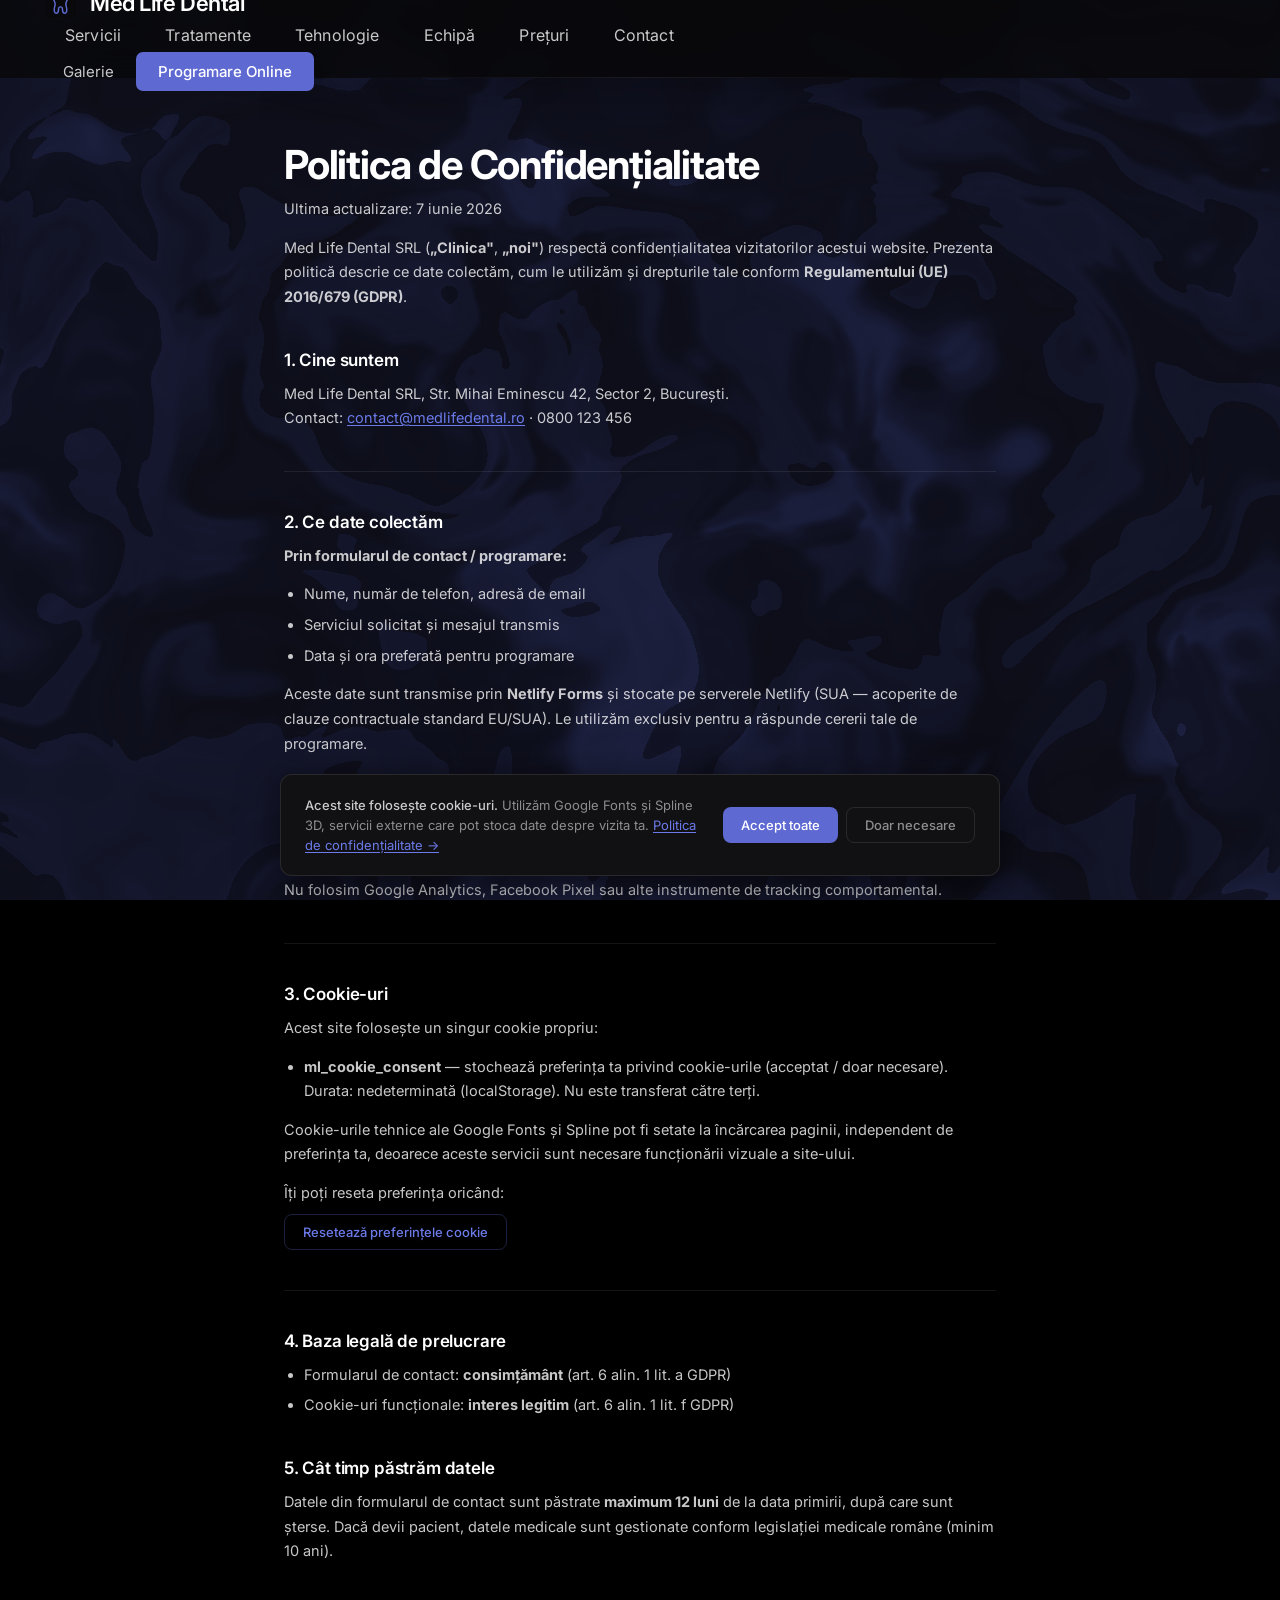
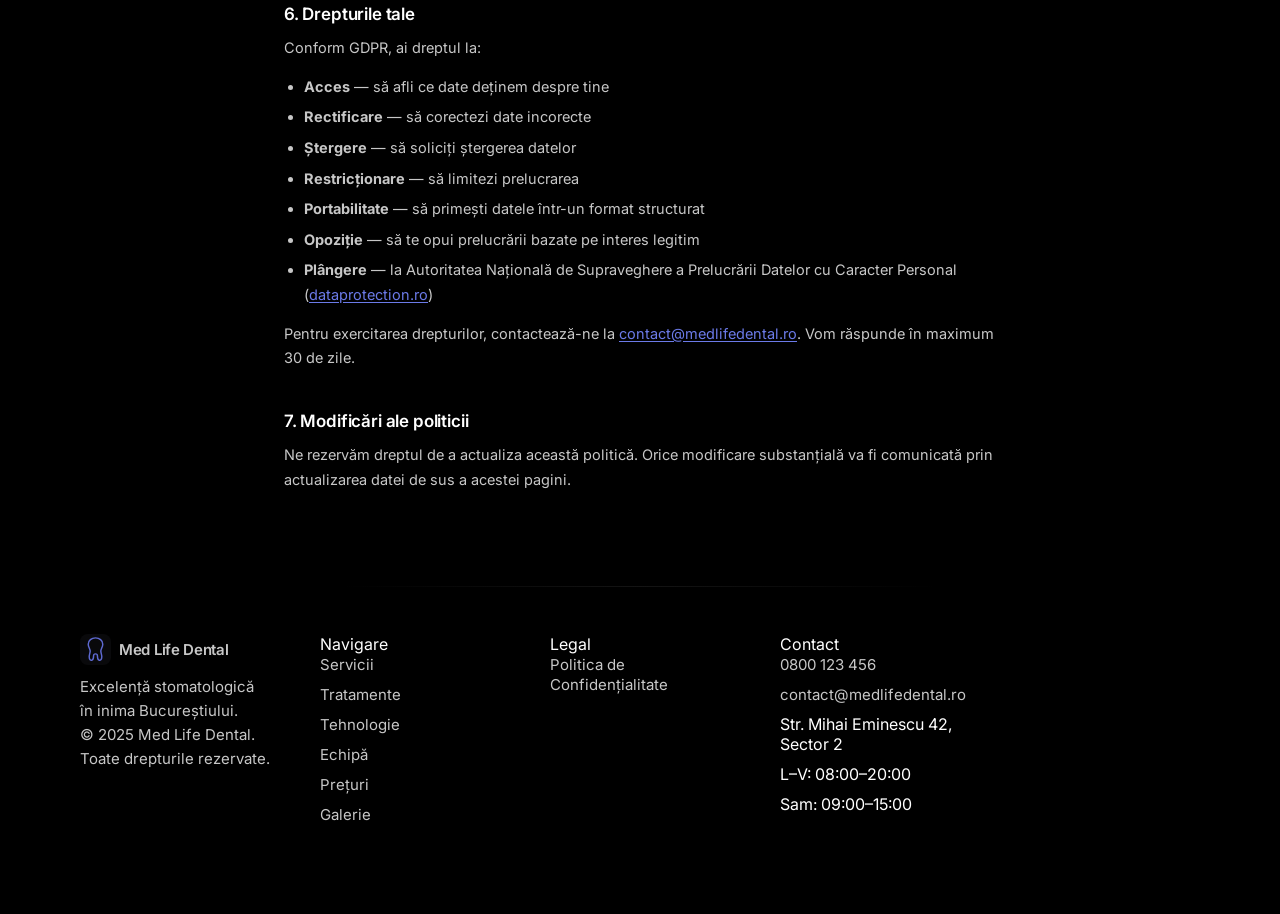
<file: confidentialitate.html>
<!DOCTYPE html>
<html lang="ro">
<head>
<meta charset="UTF-8">
<link rel="icon" type="image/svg+xml" href="favicon.svg">
<meta name="viewport" content="width=device-width, initial-scale=1.0">
<title>Politica de Confidențialitate — Med Life Dental</title>
<meta name="description" content="Politica de confidențialitate și cookie-uri Med Life Dental. Cum colectăm și procesăm datele tale personale.">
<meta name="robots" content="noindex">
<meta property="og:type" content="website">
<meta property="og:url" content="https://medlifedental.ro/confidentialitate.html">
<meta property="og:title" content="Politica de Confidențialitate — Med Life Dental">
<meta property="og:description" content="Politica de confidențialitate și cookie-uri Med Life Dental.">
<meta property="og:image" content="https://medlifedental.ro/og-image.svg">
<link rel="preconnect" href="https://fonts.googleapis.com">
<link href="https://fonts.googleapis.com/css2?family=Inter:wght@300;400;500;600;700&display=swap" rel="stylesheet">
<link rel="stylesheet" href="styles.css">
<script src="script.js" defer></script>
<style>
.policy-wrap {
  max-width: 760px;
  margin: 0 auto;
  padding: 140px 24px 80px;
}
.policy-wrap h1 {
  font-size: clamp(26px, 4vw, 40px);
  font-weight: 700;
  letter-spacing: -0.03em;
  color: var(--text);
  margin: 0 0 8px;
}
.policy-meta {
  font-size: 13px;
  color: var(--text3);
  margin: 0 0 48px;
}
.policy-wrap h2 {
  font-size: 17px;
  font-weight: 600;
  color: var(--text);
  margin: 40px 0 12px;
  letter-spacing: -0.01em;
}
.policy-wrap p, .policy-wrap li {
  font-size: 14.5px;
  color: var(--text2);
  line-height: 1.7;
  margin: 0 0 14px;
}
.policy-wrap ul {
  padding-left: 20px;
  margin: 0 0 14px;
}
.policy-wrap li { margin-bottom: 6px; }
.policy-wrap a { color: var(--accent2); text-decoration: underline; text-underline-offset: 2px; }
.policy-divider {
  border: none;
  border-top: 1px solid var(--border);
  margin: 40px 0;
}
.cookie-reset-btn {
  background: transparent;
  color: var(--accent2);
  border: 1px solid rgba(94,106,210,0.3);
  border-radius: 8px;
  padding: 9px 18px;
  font-size: 13px;
  font-weight: 500;
  font-family: 'Inter', sans-serif;
  cursor: pointer;
  transition: border-color .15s, background .15s;
  margin-top: 8px;
}
.cookie-reset-btn:hover {
  border-color: rgba(94,106,210,0.6);
  background: rgba(94,106,210,0.08);
}
</style>
</head>
<body>
<canvas id="mesh-bg"></canvas>

<nav class="nav">
  <div class="nav-inner">
    <a href="index.html" class="nav-logo">
      <svg width="28" height="28" viewBox="0 0 32 32" fill="none">
        <rect width="32" height="32" rx="8" fill="#09090b"/>
        <path d="M16 4C12 4 8.5 6.5 8.5 10.5C8.5 13.5 10.5 15.5 10.5 17.5C10.5 19.5 9.5 21.5 9.5 23.5C9.5 26.5 11 27.5 12.5 27C14 26.5 14 24 14 22.5C14 21.5 14.9 20.5 16 20.5C17.1 20.5 18 21.5 18 22.5C18 24 18 26.5 19.5 27C21 27.5 22.5 26.5 22.5 23.5C22.5 21.5 21.5 19.5 21.5 17.5C21.5 15.5 23.5 13.5 23.5 10.5C23.5 6.5 20 4 16 4Z" stroke="#5E6AD2" stroke-width="1.5" stroke-linejoin="round"/>
      </svg>
      <span>Med Life Dental</span>
    </a>
    <div class="nav-links">
      <a href="servicii.html">Servicii</a>
      <a href="tratamente.html">Tratamente</a>
      <a href="tehnologie.html">Tehnologie</a>
      <a href="echipa.html">Echipă</a>
      <a href="preturi.html">Prețuri</a>
      <a href="contact.html">Contact</a>
    </div>
    <div class="nav-ctas">
      <a href="galerie.html" class="btn-ghost">Galerie</a>
      <a href="contact.html" class="btn-primary">Programare Online</a>
    </div>
  </div>
</nav>

<div class="policy-wrap page-hero">
  <h1>Politica de Confidențialitate</h1>
  <p class="policy-meta">Ultima actualizare: 7 iunie 2026</p>

  <p>
    Med Life Dental SRL (<strong>„Clinica"</strong>, <strong>„noi"</strong>) respectă
    confidențialitatea vizitatorilor acestui website. Prezenta politică descrie ce date colectăm,
    cum le utilizăm și drepturile tale conform
    <strong>Regulamentului (UE) 2016/679 (GDPR)</strong>.
  </p>

  <h2>1. Cine suntem</h2>
  <p>
    Med Life Dental SRL, Str. Mihai Eminescu 42, Sector 2, București.<br>
    Contact: <a href="mailto:contact@medlifedental.ro">contact@medlifedental.ro</a> · 0800 123 456
  </p>

  <hr class="policy-divider">

  <h2>2. Ce date colectăm</h2>
  <p><strong>Prin formularul de contact / programare:</strong></p>
  <ul>
    <li>Nume, număr de telefon, adresă de email</li>
    <li>Serviciul solicitat și mesajul transmis</li>
    <li>Data și ora preferată pentru programare</li>
  </ul>
  <p>
    Aceste date sunt transmise prin <strong>Netlify Forms</strong> și stocate pe serverele Netlify
    (SUA — acoperite de clauze contractuale standard EU/SUA). Le utilizăm exclusiv pentru a
    răspunde cererii tale de programare.
  </p>
  <p><strong>Servicii terțe care pot colecta date tehnice (adresa IP, browser):</strong></p>
  <ul>
    <li><strong>Google Fonts</strong> — fonturi web încărcate de pe serverele Google. <a href="https://policies.google.com/privacy" target="_blank" rel="noopener">Politica Google →</a></li>
    <li><strong>Spline 3D</strong> — widget interactiv 3D în chat. <a href="https://spline.design/privacy" target="_blank" rel="noopener">Politica Spline →</a></li>
  </ul>
  <p>Nu folosim Google Analytics, Facebook Pixel sau alte instrumente de tracking comportamental.</p>

  <hr class="policy-divider">

  <h2>3. Cookie-uri</h2>
  <p>Acest site folosește un singur cookie propriu:</p>
  <ul>
    <li><strong>ml_cookie_consent</strong> — stochează preferința ta privind cookie-urile (acceptat / doar necesare). Durata: nedeterminată (localStorage). Nu este transferat către terți.</li>
  </ul>
  <p>
    Cookie-urile tehnice ale Google Fonts și Spline pot fi setate la încărcarea paginii,
    independent de preferința ta, deoarece aceste servicii sunt necesare funcționării vizuale
    a site-ului.
  </p>
  <p>
    Îți poți reseta preferința oricând:
    <br><button class="cookie-reset-btn" onclick="localStorage.removeItem('ml_cookie_consent'); location.reload();">Resetează preferințele cookie</button>
  </p>

  <hr class="policy-divider">

  <h2>4. Baza legală de prelucrare</h2>
  <ul>
    <li>Formularul de contact: <strong>consimțământ</strong> (art. 6 alin. 1 lit. a GDPR)</li>
    <li>Cookie-uri funcționale: <strong>interes legitim</strong> (art. 6 alin. 1 lit. f GDPR)</li>
  </ul>

  <h2>5. Cât timp păstrăm datele</h2>
  <p>
    Datele din formularul de contact sunt păstrate <strong>maximum 12 luni</strong> de la
    data primirii, după care sunt șterse. Dacă devii pacient, datele medicale sunt gestionate
    conform legislației medicale române (minim 10 ani).
  </p>

  <h2>6. Drepturile tale</h2>
  <p>Conform GDPR, ai dreptul la:</p>
  <ul>
    <li><strong>Acces</strong> — să afli ce date deținem despre tine</li>
    <li><strong>Rectificare</strong> — să corectezi date incorecte</li>
    <li><strong>Ștergere</strong> — să soliciți ștergerea datelor</li>
    <li><strong>Restricționare</strong> — să limitezi prelucrarea</li>
    <li><strong>Portabilitate</strong> — să primești datele într-un format structurat</li>
    <li><strong>Opoziție</strong> — să te opui prelucrării bazate pe interes legitim</li>
    <li><strong>Plângere</strong> — la Autoritatea Națională de Supraveghere a Prelucrării Datelor cu Caracter Personal (<a href="https://www.dataprotection.ro" target="_blank" rel="noopener">dataprotection.ro</a>)</li>
  </ul>
  <p>
    Pentru exercitarea drepturilor, contactează-ne la
    <a href="mailto:contact@medlifedental.ro">contact@medlifedental.ro</a>.
    Vom răspunde în maximum 30 de zile.
  </p>

  <h2>7. Modificări ale politicii</h2>
  <p>
    Ne rezervăm dreptul de a actualiza această politică. Orice modificare substanțială
    va fi comunicată prin actualizarea datei de sus a acestei pagini.
  </p>
</div>

<footer class="footer">
  <div class="container">
    <div class="footer-grid">
      <div class="footer-col footer-brand">
        <a href="index.html" class="nav-logo">
          <svg width="24" height="24" viewBox="0 0 32 32" fill="none">
            <rect width="32" height="32" rx="8" fill="#09090b"/>
            <path d="M16 4C12 4 8.5 6.5 8.5 10.5C8.5 13.5 10.5 15.5 10.5 17.5C10.5 19.5 9.5 21.5 9.5 23.5C9.5 26.5 11 27.5 12.5 27C14 26.5 14 24 14 22.5C14 21.5 14.9 20.5 16 20.5C17.1 20.5 18 21.5 18 22.5C18 24 18 26.5 19.5 27C21 27.5 22.5 26.5 22.5 23.5C22.5 21.5 21.5 19.5 21.5 17.5C21.5 15.5 23.5 13.5 23.5 10.5C23.5 6.5 20 4 16 4Z" stroke="#5E6AD2" stroke-width="1.5" stroke-linejoin="round"/>
          </svg>
          <span>Med Life Dental</span>
        </a>
        <p class="footer-tagline">Excelență stomatologică<br>în inima Bucureștiului.</p>
        <p class="footer-copy">&copy; 2025 Med Life Dental.<br>Toate drepturile rezervate.</p>
      </div>
      <div class="footer-col">
        <div class="footer-col-title">Navigare</div>
        <ul class="footer-links">
          <li><a href="servicii.html">Servicii</a></li>
          <li><a href="tratamente.html">Tratamente</a></li>
          <li><a href="tehnologie.html">Tehnologie</a></li>
          <li><a href="echipa.html">Echipă</a></li>
          <li><a href="preturi.html">Prețuri</a></li>
          <li><a href="galerie.html">Galerie</a></li>
        </ul>
      </div>
      <div class="footer-col">
        <div class="footer-col-title">Legal</div>
        <ul class="footer-links">
          <li><a href="confidentialitate.html">Politica de Confidențialitate</a></li>
        </ul>
      </div>
      <div class="footer-col">
        <div class="footer-col-title">Contact</div>
        <ul class="footer-links">
          <li><a href="tel:0800123456">0800 123 456</a></li>
          <li><a href="mailto:contact@medlifedental.ro">contact@medlifedental.ro</a></li>
          <li>Str. Mihai Eminescu 42, Sector 2</li>
          <li>L–V: 08:00–20:00</li>
          <li>Sam: 09:00–15:00</li>
        </ul>
      </div>
    </div>
  </div>
</footer>

</body>
</html>
</file>
<file: styles.css>
*,*::before,*::after{box-sizing:border-box;margin:0;padding:0}
:root{
  --bg:#09090b;
  --bg2:#111113;
  --bg3:#18181b;
  --border:rgba(255,255,255,0.08);
  --border2:rgba(255,255,255,0.12);
  --accent:#5E6AD2;
  --accent2:#6B7AE8;
  --text:#ffffff;
  --text2:rgba(255,255,255,0.78);
  --text3:rgba(255,255,255,0.52);
  --green:#3FCF8E;
  --orange:#F97316;
  --purple:#8B5CF6;
  --pink:#EC4899;
}
html{scroll-behavior:smooth}
#mesh-bg{
  position:fixed;top:0;left:0;
  width:100vw;height:100vh;
  z-index:-1;pointer-events:none;
  display:block;
}
body{
  font-family:'Inter',sans-serif;
  background:#000;
  color:var(--text);
  -webkit-font-smoothing:antialiased;
  overflow-x:hidden;
}
.hero,.page-hero{
  opacity:0;
  transform:translateY(28px);
}

/* SCROLLBAR */
::-webkit-scrollbar{width:6px}
::-webkit-scrollbar-track{background:var(--bg)}
::-webkit-scrollbar-thumb{background:var(--bg3);border-radius:3px}

/* NAV */
nav{
  position:fixed;top:0;left:0;right:0;z-index:100;
  display:flex;align-items:center;justify-content:space-between;
  padding:0 45px;height:78px;
  background:rgba(9,9,11,0.85);
  backdrop-filter:blur(16px);
}
nav::after{
  content:'';position:absolute;bottom:0;left:50%;transform:translateX(-50%);
  width:min(600px,80%);height:1px;
  background:linear-gradient(to right,transparent,var(--border),transparent);
  pointer-events:none;
}
.nav-logo{
  display:flex;align-items:center;gap:14px;
  font-size:22px;font-weight:600;letter-spacing:-0.02em;
  color:var(--text);text-decoration:none;
  cursor:pointer;transition:opacity .2s;
}
.nav-logo:hover{opacity:.7;}
.nav-logo svg{width:31px;height:31px;transition:transform .2s;}
.nav-logo:hover svg{transform:scale(1.12);}
.nav-links{
  display:flex;align-items:center;gap:4px;
  list-style:none;
}
.nav-links a{
  font-size:16px;font-weight:400;color:var(--text2);
  text-decoration:none;padding:7px 20px;border-radius:7px;
  letter-spacing:0.01em;
  transition:color .15s,background .15s;
}
.nav-links a:hover{color:var(--text);background:rgba(255,255,255,0.06)}
.nav-actions{display:flex;align-items:center;gap:11px}
.btn-ghost{
  font-size:15px;font-weight:400;color:var(--text2);
  background:none;border:none;padding:7px 18px;
  cursor:pointer;border-radius:7px;transition:color .15s;
  text-decoration:none;display:inline-flex;align-items:center;
}
.btn-ghost:hover{color:var(--text)}
.btn-primary{
  font-size:15px;font-weight:500;color:#fff;
  background:var(--accent);border:none;
  padding:10px 22px;border-radius:7px;cursor:pointer;
  transition:background .15s,opacity .15s;
  text-decoration:none;display:inline-flex;align-items:center;
}
.btn-primary:hover{background:var(--accent2)}

/* HERO */
.hero{
  min-height:100vh;
  display:flex;flex-direction:column;align-items:center;justify-content:center;
  text-align:center;padding:142px 24px 80px;
  position:relative;overflow:hidden;
  background:transparent;
}

.hero::after,.page-hero::after{
  content:'';position:absolute;top:0;left:0;right:0;height:120px;
  background:linear-gradient(to bottom,rgba(0,0,0,0.5),transparent);
  pointer-events:none;
}
.hero-badge{
  display:inline-flex;align-items:center;gap:8px;
  font-size:14px;font-weight:500;color:var(--text2);
  background:var(--bg2);border:1px solid var(--border2);
  padding:6px 14px 6px 10px;border-radius:999px;margin-bottom:28px;
}
.hero-badge-dot{
  width:6px;height:6px;border-radius:50%;
  background:var(--accent);
}
.hero h1{
  font-size:clamp(52px,7vw,90px);font-weight:700;
  letter-spacing:-0.04em;line-height:1.06;
  max-width:720px;margin-bottom:24px;
}
.hero h1 span{
  background:linear-gradient(135deg,#fff 30%,rgba(255,255,255,0.55));
  -webkit-background-clip:text;
  background-clip:text;
  -webkit-text-fill-color:transparent;
}
.hero-sub{
  font-size:20px;font-weight:400;color:var(--text2);
  max-width:600px;line-height:1.65;margin-bottom:38px;
}
.hero-ctas{display:flex;gap:12px;justify-content:center;flex-wrap:wrap}
.btn-hero-primary{
  font-size:17px;font-weight:500;color:#fff;
  background:var(--accent);border:none;
  padding:12px 24px;border-radius:7px;cursor:pointer;
  transition:background .15s;
  text-decoration:none;display:inline-flex;align-items:center;
}
.btn-hero-primary:hover{background:var(--accent2)}
.btn-hero-ghost{
  font-size:17px;font-weight:500;color:var(--text2);
  background:none;border:1px solid var(--border2);
  padding:12px 24px;border-radius:7px;cursor:pointer;
  transition:border-color .15s,color .15s;
  text-decoration:none;display:inline-flex;align-items:center;
}
.btn-hero-ghost:hover{border-color:rgba(255,255,255,0.25);color:var(--text)}

/* SHARED SECTION */
section{padding:96px 24px}
.container{max-width:1120px;margin:0 auto}
.section-label{
  font-size:13px;font-weight:600;letter-spacing:0.1em;
  text-transform:uppercase;color:var(--accent);margin-bottom:14px;
}
.section-title{
  font-size:clamp(36px,5vw,56px);font-weight:700;
  letter-spacing:-0.03em;line-height:1.12;
  max-width:540px;margin-bottom:16px;
}
.section-sub{
  font-size:18px;color:var(--text2);line-height:1.65;
  max-width:480px;
}

/* FEATURE SPLIT */
.feature-split{
  display:grid;grid-template-columns:1fr 1fr;gap:80px;
  align-items:start;
}
.feature-split.reverse{direction:rtl}
.feature-split.reverse>*{direction:ltr}
.feature-list{display:flex;flex-direction:column;gap:32px;padding-top:8px}
.feature-item{}
.feature-badge{
  display:inline-flex;align-items:center;gap:6px;
  font-size:12px;font-weight:600;letter-spacing:0.04em;
  color:var(--accent);background:rgba(94,106,210,0.12);
  border:1px solid rgba(94,106,210,0.25);
  padding:3px 9px;border-radius:4px;margin-bottom:8px;
}
.feature-badge.green{color:var(--green);background:rgba(63,207,142,0.1);border-color:rgba(63,207,142,0.2)}
.feature-badge.orange{color:var(--orange);background:rgba(249,115,22,0.1);border-color:rgba(249,115,22,0.2)}
.feature-item h3{
  font-size:19px;font-weight:600;margin-bottom:8px;
  letter-spacing:-0.01em;
}
.feature-item p{font-size:16px;color:var(--text2);line-height:1.65}

/* MOCK UI */
.mock-wrap{
  background:var(--bg2);border:1px solid var(--border);
  border-radius:12px;overflow:hidden;
  box-shadow:0 0 0 1px var(--border),0 32px 64px rgba(0,0,0,0.4);
}
.mock-topbar{
  display:flex;align-items:center;gap:6px;
  padding:10px 14px;border-bottom:1px solid var(--border);
  background:var(--bg3);
}
.mock-dot{width:8px;height:8px;border-radius:50%}
.mock-dot.r{background:#FF5F57}.mock-dot.y{background:#FEBC2E}.mock-dot.g{background:#28C840}
.mock-title{font-size:12px;color:var(--text3);margin-left:6px}
.mock-body{padding:16px}

/* Mock: roadmap */
.roadmap{display:flex;flex-direction:column;gap:8px}
.roadmap-row{
  display:flex;align-items:center;gap:10px;
  padding:9px 11px;border-radius:6px;
  background:rgba(255,255,255,0.03);
  border:1px solid var(--border);
  font-size:13px;
}
.roadmap-bar-wrap{flex:1;height:4px;background:rgba(255,255,255,0.08);border-radius:2px;overflow:hidden}
.roadmap-bar{height:100%;border-radius:2px;background:var(--accent)}
.roadmap-label{font-size:12px;color:var(--text3);white-space:nowrap}

/* Mock: chart */
.chart-bars{
  display:flex;align-items:flex-end;gap:4px;height:100%;padding:0 4px;
}
.chart-bar{
  flex:1;border-radius:2px 2px 0 0;
}

/* Mock: list */
.mock-list{display:flex;flex-direction:column;gap:6px}
.mock-list-row{
  display:flex;align-items:center;gap:10px;
  padding:7px 9px;border-radius:5px;font-size:13px;
  border:1px solid transparent;
  transition:background .15s;
}
.mock-list-row:hover{background:rgba(255,255,255,0.04);border-color:var(--border)}
.mock-avatar{
  width:22px;height:22px;border-radius:50%;
  display:flex;align-items:center;justify-content:center;
  font-size:10px;font-weight:700;flex-shrink:0;color:#fff;
}
.mock-status{
  display:inline-block;width:8px;height:8px;
  border-radius:50%;flex-shrink:0;
}
.mock-priority{font-size:11px;color:var(--text3);margin-left:auto}

/* QUOTE */
.quote-section{padding:64px 24px}
.quote-wrap{
  max-width:760px;margin:0 auto;text-align:center;
}
.quote-logo{
  display:inline-flex;align-items:center;gap:8px;
  font-size:15px;font-weight:600;color:var(--text2);
  margin-bottom:24px;
}
.quote-logo-dot{
  width:30px;height:30px;border-radius:6px;
  background:var(--bg3);border:1px solid var(--border);
  display:flex;align-items:center;justify-content:center;
  font-size:14px;font-weight:700;
}
blockquote{
  font-size:clamp(22px,3vw,32px);font-weight:400;
  color:rgba(255,255,255,0.90);line-height:1.55;
  letter-spacing:-0.015em;margin-bottom:20px;
}
blockquote::before{content:'\201C'}
blockquote::after{content:'\201D'}
.quote-author{font-size:15px;color:var(--text3)}

/* SYNC / TECHNOLOGY */
.sync-wrap{
  background:var(--bg2);border:1px solid var(--border);
  border-radius:16px;padding:64px;
  position:relative;overflow:hidden;
}
.sync-wrap::before{
  content:'';position:absolute;top:-100px;right:-100px;
  width:500px;height:500px;
  background:radial-gradient(circle,rgba(94,106,210,0.12) 0%,transparent 60%);
  pointer-events:none;
}
.sync-header{
  display:flex;align-items:center;gap:12px;
  margin-bottom:40px;
}
.sync-icon{
  width:36px;height:36px;border-radius:8px;
  background:linear-gradient(135deg,var(--accent),var(--purple));
  display:flex;align-items:center;justify-content:center;
}
.sync-badge{
  font-size:13px;font-weight:600;letter-spacing:0.06em;
  text-transform:uppercase;color:var(--accent);
  background:rgba(94,106,210,0.12);border:1px solid rgba(94,106,210,0.25);
  padding:3px 10px;border-radius:4px;
}
.sync-title{
  font-size:clamp(34px,4.5vw,50px);font-weight:700;
  letter-spacing:-0.03em;line-height:1.12;
  max-width:540px;margin-bottom:16px;
}
.sync-sub{font-size:18px;color:var(--text2);line-height:1.65;max-width:500px;margin-bottom:48px}
.sync-stats{
  display:grid;grid-template-columns:repeat(3,1fr);gap:24px;
  margin-bottom:48px;
}
.sync-stat{
  background:var(--bg);border:1px solid var(--border);
  border-radius:10px;padding:20px 24px;
}
.sync-stat-num{
  font-size:clamp(30px,4.5vw,48px);font-weight:700;
  letter-spacing:-0.04em;margin-bottom:4px;
}
.sync-stat-label{font-size:16px;color:var(--text2)}
.sync-features{
  display:grid;grid-template-columns:repeat(3,1fr);gap:16px;
}
.sync-feature{
  display:flex;align-items:flex-start;gap:10px;
  padding:14px;background:var(--bg);border:1px solid var(--border);
  border-radius:8px;
}
.sync-feature-icon{
  width:30px;height:30px;border-radius:6px;
  background:rgba(94,106,210,0.15);flex-shrink:0;
  display:flex;align-items:center;justify-content:center;
  font-size:15px;
}
.sync-feature h4{font-size:16px;font-weight:600;margin-bottom:4px}
.sync-feature p{font-size:14px;color:var(--text2);line-height:1.55}

/* FEATURE GRID */
.feature-grid{
  display:grid;
  grid-template-columns:repeat(3,1fr);
  gap:1px;
  background:var(--border);
  border:1px solid var(--border);
  border-radius:12px;overflow:hidden;
}
.feature-card{
  background:var(--bg);
  padding:28px 28px 24px;
  transition:background .15s;
}
.feature-card:hover{background:var(--bg2)}
.feature-card-icon{
  width:34px;height:34px;border-radius:7px;
  display:flex;align-items:center;justify-content:center;
  margin-bottom:14px;font-size:17px;
}
.feature-card h3{font-size:18px;font-weight:600;margin-bottom:7px;letter-spacing:-0.01em}
.feature-card p{font-size:15px;color:var(--text2);line-height:1.65}
.feature-card-tag{
  display:inline-block;font-size:11px;font-weight:600;letter-spacing:0.06em;
  text-transform:uppercase;padding:2px 7px;border-radius:3px;margin-bottom:10px;
}
.tag-new{color:var(--green);background:rgba(63,207,142,0.1);border:1px solid rgba(63,207,142,0.2)}
.tag-beta{color:var(--orange);background:rgba(249,115,22,0.1);border:1px solid rgba(249,115,22,0.2)}

/* CTA SECTION */
.cta-section{
  padding:120px 24px 140px;text-align:center;
  position:relative;overflow:hidden;
  background:transparent;
}
.cta-section::after{
  content:'';position:absolute;bottom:0;left:0;right:0;height:100px;
  background:linear-gradient(to bottom,transparent,rgba(0,0,0,0.6));
  pointer-events:none;
}
.cta-section h2{
  font-size:clamp(40px,5.5vw,66px);font-weight:700;
  letter-spacing:-0.04em;line-height:1.08;
  max-width:600px;margin:0 auto 20px;
}
.cta-section p{
  font-size:20px;color:var(--text2);max-width:480px;margin:0 auto 36px;line-height:1.65;
}

/* FOOTER */
footer{
  position:relative;
  padding:48px 24px 32px;
}
footer::before{
  content:'';position:absolute;top:0;left:50%;transform:translateX(-50%);
  width:min(600px,80%);height:1px;
  background:linear-gradient(to right,transparent,var(--border),transparent);
}
.footer-grid{
  display:grid;grid-template-columns:200px repeat(4,1fr);gap:40px;
  max-width:1120px;margin:0 auto 48px;
}
.footer-brand a{
  font-size:16px;font-weight:600;color:var(--text);text-decoration:none;
  display:flex;align-items:center;gap:8px;margin-bottom:10px;
}
.footer-brand p{font-size:15px;color:var(--text2);line-height:1.6}
.footer-col h4{font-size:13px;font-weight:600;color:var(--text2);letter-spacing:0.06em;text-transform:uppercase;margin-bottom:14px}
.footer-col ul{list-style:none}
.footer-col li{margin-bottom:10px}
.footer-col a{font-size:15px;color:var(--text2);text-decoration:none;transition:color .15s}
.footer-col a:hover{color:var(--text)}
.footer-bottom{
  max-width:1120px;margin:0 auto;
  display:flex;align-items:center;justify-content:space-between;
  padding-top:24px;border-top:1px solid var(--border);
}
.footer-bottom p{font-size:13px;color:var(--text3)}
.footer-bottom-links{display:flex;gap:20px}
.footer-bottom-links a{font-size:13px;color:var(--text3);text-decoration:none;transition:color .15s}
.footer-bottom-links a:hover{color:var(--text2)}

/* DIVIDER */
.divider{
  max-width:1120px;margin:0 auto;
  border:none;border-top:1px solid var(--border);
}

/* BURGER BUTTON */
.nav-burger{
  display:none;
  flex-direction:column;justify-content:center;align-items:center;
  gap:5px;width:40px;height:40px;
  background:none;border:none;cursor:pointer;
  padding:6px;border-radius:8px;
  transition:background .15s;flex-shrink:0;
}
.nav-burger:hover{background:rgba(255,255,255,0.06)}
.nav-burger span{
  display:block;width:22px;height:2px;
  background:var(--text2);border-radius:2px;
  transition:transform .3s cubic-bezier(.16,1,.3,1),opacity .2s,background .15s;
}
nav.open .nav-burger span:nth-child(1){transform:translateY(7px) rotate(45deg)}
nav.open .nav-burger span:nth-child(2){opacity:0;transform:scaleX(0)}
nav.open .nav-burger span:nth-child(3){transform:translateY(-7px) rotate(-45deg)}

/* RESPONSIVE */
@media(max-width:768px){
  nav{padding:0 20px}
  .nav-burger{display:flex}
  .nav-actions{display:none}
  .nav-links{
    display:flex!important;
    flex-direction:column;
    position:fixed;top:78px;left:0;right:0;
    background:rgba(9,9,11,0.97);
    backdrop-filter:blur(20px);
    -webkit-backdrop-filter:blur(20px);
    padding:10px 0 20px;
    border-bottom:1px solid var(--border);
    transform:translateY(-12px);
    opacity:0;
    pointer-events:none;
    transition:transform .32s cubic-bezier(.16,1,.3,1),opacity .22s;
    z-index:99;
  }
  nav.open .nav-links{transform:translateY(0);opacity:1;pointer-events:all}
  .nav-links li{width:100%}
  .nav-links a{
    padding:14px 28px;font-size:17px;
    border-radius:0;display:block;
    border-bottom:1px solid rgba(255,255,255,0.04);
  }
  .nav-links li:last-child a{border-bottom:none}
  section{padding:64px 20px}
  .quote-section{padding:44px 20px}
  .cta-section{padding:80px 20px 96px}
  .hero-sub{font-size:17px}
  .section-sub{font-size:16px}
  .section-title{max-width:100%}
  .cta-section p{font-size:17px}
  .feature-split{grid-template-columns:1fr;gap:40px}
  .feature-split.reverse{direction:ltr}
  .sync-stats{grid-template-columns:1fr 1fr}
  .sync-features{grid-template-columns:1fr}
  .sync-wrap{padding:32px 24px}
  .feature-grid{grid-template-columns:1fr}
  .footer-grid{grid-template-columns:1fr 1fr;gap:24px}
}

@media(max-width:480px){
  nav{padding:0 14px}
  .nav-logo{font-size:18px;gap:8px}
  .nav-logo svg{width:24px;height:24px}
  section{padding:48px 16px}
  .quote-section{padding:36px 16px}
  .cta-section{padding:60px 16px 72px}
  .cta-section p{font-size:16px}
  .hero-sub{font-size:16px}
  .section-sub{font-size:15px}
  blockquote{font-size:clamp(16px,4.8vw,22px)}
  .sync-stats{grid-template-columns:1fr}
  .sync-wrap{padding:24px 16px}
  .dash-kpi-grid{grid-template-columns:1fr 1fr}
  .footer-grid{grid-template-columns:1fr}
  .footer-bottom{flex-direction:column;align-items:center;gap:10px;text-align:center}
  .footer-bottom-links{justify-content:center;flex-wrap:wrap;gap:14px}
  .chat-panel{width:calc(100vw - 32px);right:16px}
  .chat-trigger{right:16px;bottom:16px}
}

/* ── CHAT WIDGET ── */
.chat-trigger{
  position:fixed;bottom:28px;right:28px;z-index:9999;
  width:56px;height:56px;border-radius:50%;
  background:var(--accent);border:none;cursor:pointer;
  display:flex;align-items:center;justify-content:center;
  box-shadow:0 8px 32px rgba(94,106,210,0.55);
  transition:transform .2s,box-shadow .2s;
}
.chat-trigger:hover{transform:scale(1.08);box-shadow:0 12px 40px rgba(94,106,210,0.7)}
.chat-pulse{
  position:absolute;inset:-5px;border-radius:50%;
  border:2px solid rgba(94,106,210,0.45);
  animation:chat-pulse 2s ease-out infinite;
  pointer-events:none;
}
@keyframes chat-pulse{
  0%{transform:scale(1);opacity:.8}
  100%{transform:scale(1.55);opacity:0}
}
.chat-notif{
  position:absolute;top:-3px;right:-3px;
  width:18px;height:18px;border-radius:50%;
  background:var(--green);border:2px solid var(--bg);
  font-size:10px;font-weight:700;color:#000;
  display:flex;align-items:center;justify-content:center;
}

/* Panel */
.chat-panel{
  position:fixed;bottom:96px;right:28px;z-index:9998;
  width:340px;
  background:#111113;
  border:1px solid rgba(255,255,255,0.1);
  border-radius:16px;
  display:flex;flex-direction:column;overflow:hidden;
  box-shadow:0 24px 80px rgba(0,0,0,0.85),0 0 0 1px rgba(255,255,255,0.05);
  transform:translateY(18px) scale(0.96);
  opacity:0;pointer-events:none;
  transition:transform .28s cubic-bezier(.34,1.56,.64,1),opacity .2s ease;
  max-height:calc(100vh - 120px);
}
.chat-panel.visible{transform:translateY(0) scale(1);opacity:1;pointer-events:all}

/* Header */
.chat-hdr{
  padding:12px 14px;
  border-bottom:1px solid rgba(255,255,255,0.07);
  display:flex;align-items:center;justify-content:space-between;
  background:rgba(94,106,210,0.07);flex-shrink:0;
}
.chat-hdr-info{display:flex;align-items:center;gap:10px}
.chat-hdr-av{
  width:36px;height:36px;border-radius:50%;
  background:linear-gradient(135deg,var(--accent),var(--purple));
  display:flex;align-items:center;justify-content:center;
  font-size:17px;flex-shrink:0;
}
.chat-hdr-name{font-size:13.5px;font-weight:600;color:var(--text);line-height:1.2}
.chat-hdr-status{display:flex;align-items:center;gap:5px;font-size:11px;color:var(--green);margin-top:2px}
.chat-online-dot{width:6px;height:6px;border-radius:50%;background:var(--green);animation:blink-dot 2s ease-in-out infinite}
@keyframes blink-dot{0%,100%{opacity:1}50%{opacity:.35}}
.chat-close-btn{background:none;border:none;cursor:pointer;color:var(--text3);padding:4px;border-radius:6px;transition:color .15s}
.chat-close-btn:hover{color:var(--text)}

/* Robot 3D scene */
.chat-scene{
  height:155px;overflow:hidden;background:#060608;
  position:relative;flex-shrink:0;
}
.chat-scene spline-viewer{width:100%;height:100%;display:block;}
.chat-scene::after{
  content:'';position:absolute;bottom:0;left:0;right:0;
  height:48px;
  background:linear-gradient(to top,#111113,transparent);
  pointer-events:none;
}
.chat-scene-label{
  position:absolute;bottom:10px;left:14px;
  font-size:10px;font-weight:600;letter-spacing:.08em;
  text-transform:uppercase;color:var(--text3);
  z-index:2;pointer-events:none;
}

/* Messages */
.chat-msgs{
  flex:1;overflow-y:auto;padding:14px;
  display:flex;flex-direction:column;gap:10px;
  scroll-behavior:smooth;min-height:120px;
}
.chat-msgs::-webkit-scrollbar{width:3px}
.chat-msgs::-webkit-scrollbar-thumb{background:var(--bg3);border-radius:2px}

.cmsg{max-width:82%;animation:cmsg-in .22s ease-out}
@keyframes cmsg-in{from{opacity:0;transform:translateY(7px)}to{opacity:1;transform:translateY(0)}}
.cmsg.bot{align-self:flex-start}
.cmsg.usr{align-self:flex-end}
.cmsg-bubble{
  padding:9px 12px;border-radius:12px;
  font-size:12.5px;line-height:1.55;
}
.cmsg.bot .cmsg-bubble{background:var(--bg3);color:var(--text);border-bottom-left-radius:3px}
.cmsg.usr .cmsg-bubble{background:var(--accent);color:#fff;border-bottom-right-radius:3px}
.cmsg-time{font-size:10px;color:var(--text3);margin-top:3px;padding:0 2px}
.cmsg.usr .cmsg-time{text-align:right}

/* Typing */
.typing-ind{
  display:flex;align-items:center;gap:3px;
  padding:10px 14px;background:var(--bg3);
  border-radius:12px;border-bottom-left-radius:3px;
  width:fit-content;animation:cmsg-in .2s ease-out;
}
.tdot{
  width:6px;height:6px;border-radius:50%;background:var(--text3);
  animation:tdot 1.2s ease-in-out infinite;
}
.tdot:nth-child(2){animation-delay:.2s}
.tdot:nth-child(3){animation-delay:.4s}
@keyframes tdot{0%,100%{transform:translateY(0);opacity:.4}50%{transform:translateY(-4px);opacity:1}}

/* Quick replies */
.chat-qr{display:flex;flex-wrap:wrap;gap:6px;padding:0 14px 12px;flex-shrink:0}
.qr-btn{
  font-size:11.5px;font-weight:500;
  color:var(--accent2);
  background:rgba(94,106,210,0.1);
  border:1px solid rgba(94,106,210,0.22);
  border-radius:999px;padding:4px 10px;
  cursor:pointer;transition:background .15s,border-color .15s;
  font-family:'Inter',sans-serif;
}
.qr-btn:hover{background:rgba(94,106,210,0.2);border-color:rgba(94,106,210,0.4)}

/* Input */
.chat-input-row{
  padding:10px;border-top:1px solid rgba(255,255,255,0.07);
  display:flex;gap:8px;align-items:flex-end;
  background:#111113;flex-shrink:0;
}
.chat-ta{
  flex:1;background:var(--bg3);border:1px solid rgba(255,255,255,0.1);
  border-radius:9px;padding:8px 11px;
  font-size:12.5px;font-family:'Inter',sans-serif;
  color:var(--text);outline:none;resize:none;
  min-height:36px;max-height:80px;
  transition:border-color .15s;line-height:1.4;
}
.chat-ta:focus{border-color:var(--accent)}
.chat-ta::placeholder{color:var(--text3)}
.chat-send-btn{
  width:35px;height:35px;border-radius:8px;
  background:var(--accent);border:none;cursor:pointer;
  display:flex;align-items:center;justify-content:center;flex-shrink:0;
  transition:background .15s;
}
.chat-send-btn:hover{background:var(--accent2)}

/* ── COOKIE CONSENT BANNER ── */
#cookie-banner{
  position:fixed;bottom:24px;left:50%;transform:translateX(-50%) translateY(120%);
  z-index:9999;
  width:min(720px, calc(100vw - 32px));
  background:#111113;
  border:1px solid rgba(255,255,255,0.1);
  border-radius:12px;
  padding:20px 24px;
  display:flex;align-items:center;gap:20px;flex-wrap:wrap;
  box-shadow:0 8px 40px rgba(0,0,0,0.6);
  transition:transform 0.45s cubic-bezier(0.16,1,0.3,1),opacity 0.45s ease;
  opacity:0;
}
#cookie-banner.visible{
  transform:translateX(-50%) translateY(0);
  opacity:1;
}
.cookie-text{
  flex:1;min-width:200px;
  font-size:13px;color:var(--text3);line-height:1.55;
}
.cookie-text strong{color:var(--text2);font-weight:500;}
.cookie-text a{color:var(--accent2);text-decoration:underline;text-underline-offset:2px;}
.cookie-actions{
  display:flex;gap:8px;flex-shrink:0;flex-wrap:wrap;
}
.cookie-accept{
  background:var(--accent);color:#fff;border:none;
  border-radius:8px;padding:9px 18px;
  font-size:13px;font-weight:500;font-family:'Inter',sans-serif;
  cursor:pointer;transition:background .15s;white-space:nowrap;
}
.cookie-accept:hover{background:var(--accent2)}
.cookie-decline{
  background:transparent;color:var(--text3);
  border:1px solid rgba(255,255,255,0.1);
  border-radius:8px;padding:9px 18px;
  font-size:13px;font-weight:500;font-family:'Inter',sans-serif;
  cursor:pointer;transition:border-color .15s,color .15s;white-space:nowrap;
}
.cookie-decline:hover{border-color:rgba(255,255,255,0.22);color:var(--text2)}
@media(max-width:540px){
  #cookie-banner{flex-direction:column;align-items:flex-start;gap:14px;padding:16px;}
  .cookie-actions{width:100%}
  .cookie-accept,.cookie-decline{flex:1;text-align:center}
}

/* ── DASHBOARD STATS (index.html statistici section) ── */
.dash-kpi-grid{display:grid;grid-template-columns:repeat(3,1fr);gap:8px;margin-bottom:14px}
.dash-kpi{
  background:rgba(255,255,255,0.04);border:1px solid var(--border);
  border-radius:6px;padding:10px 12px;
}
.dash-kpi-val{font-size:18px;font-weight:700;letter-spacing:-0.03em}
.dash-kpi-label{font-size:10px;color:var(--text3);margin-top:2px}
.dash-chart-wrap{
  background:rgba(255,255,255,0.03);border:1px solid var(--border);
  border-radius:6px;padding:12px;
}
.dash-chart-title{font-size:10px;color:var(--text3);margin-bottom:10px}
.dash-mini-grid{display:grid;grid-template-columns:1fr 1fr;gap:8px;margin-top:10px}
.dash-mini-card{border-radius:6px;padding:10px 12px}
.dash-mini-card.green{background:rgba(63,207,142,0.06);border:1px solid rgba(63,207,142,0.15)}
.dash-mini-card.accent{background:rgba(94,106,210,0.06);border:1px solid rgba(94,106,210,0.2)}
.dash-mini-val{font-size:13px;font-weight:600}
.dash-mini-val.green{color:#3FCF8E}
.dash-mini-val.accent{color:#5E6AD2}
.dash-mini-label{font-size:10px;color:var(--text3);margin-top:2px}

/* ── UTILITY: icon backgrounds ── */
.ico-indigo{background:rgba(94,106,210,0.15)}
.ico-green{background:rgba(63,207,142,0.12)}
.ico-orange{background:rgba(249,115,22,0.12)}
.ico-purple{background:rgba(139,92,246,0.12)}
.ico-pink{background:rgba(236,72,153,0.12)}
.ico-yellow{background:rgba(254,188,46,0.12)}

/* ── UTILITY: mock avatar colors ── */
.av-indigo{background:#5E6AD2}
.av-green{background:#3FCF8E}
.av-orange{background:#F97316}
.av-purple{background:#8B5CF6}
.av-pink{background:#EC4899}
.av-yellow{background:#FEBC2E;color:#000}

/* ── UTILITY: quote logo dot gradients ── */
.ql-indigo{background:linear-gradient(135deg,#5E6AD2,#8B5CF6)}
.ql-orange{background:linear-gradient(135deg,#F97316,#FEBC2E)}
.ql-teal{background:linear-gradient(135deg,#3FCF8E,#00B4D8)}
</file>
